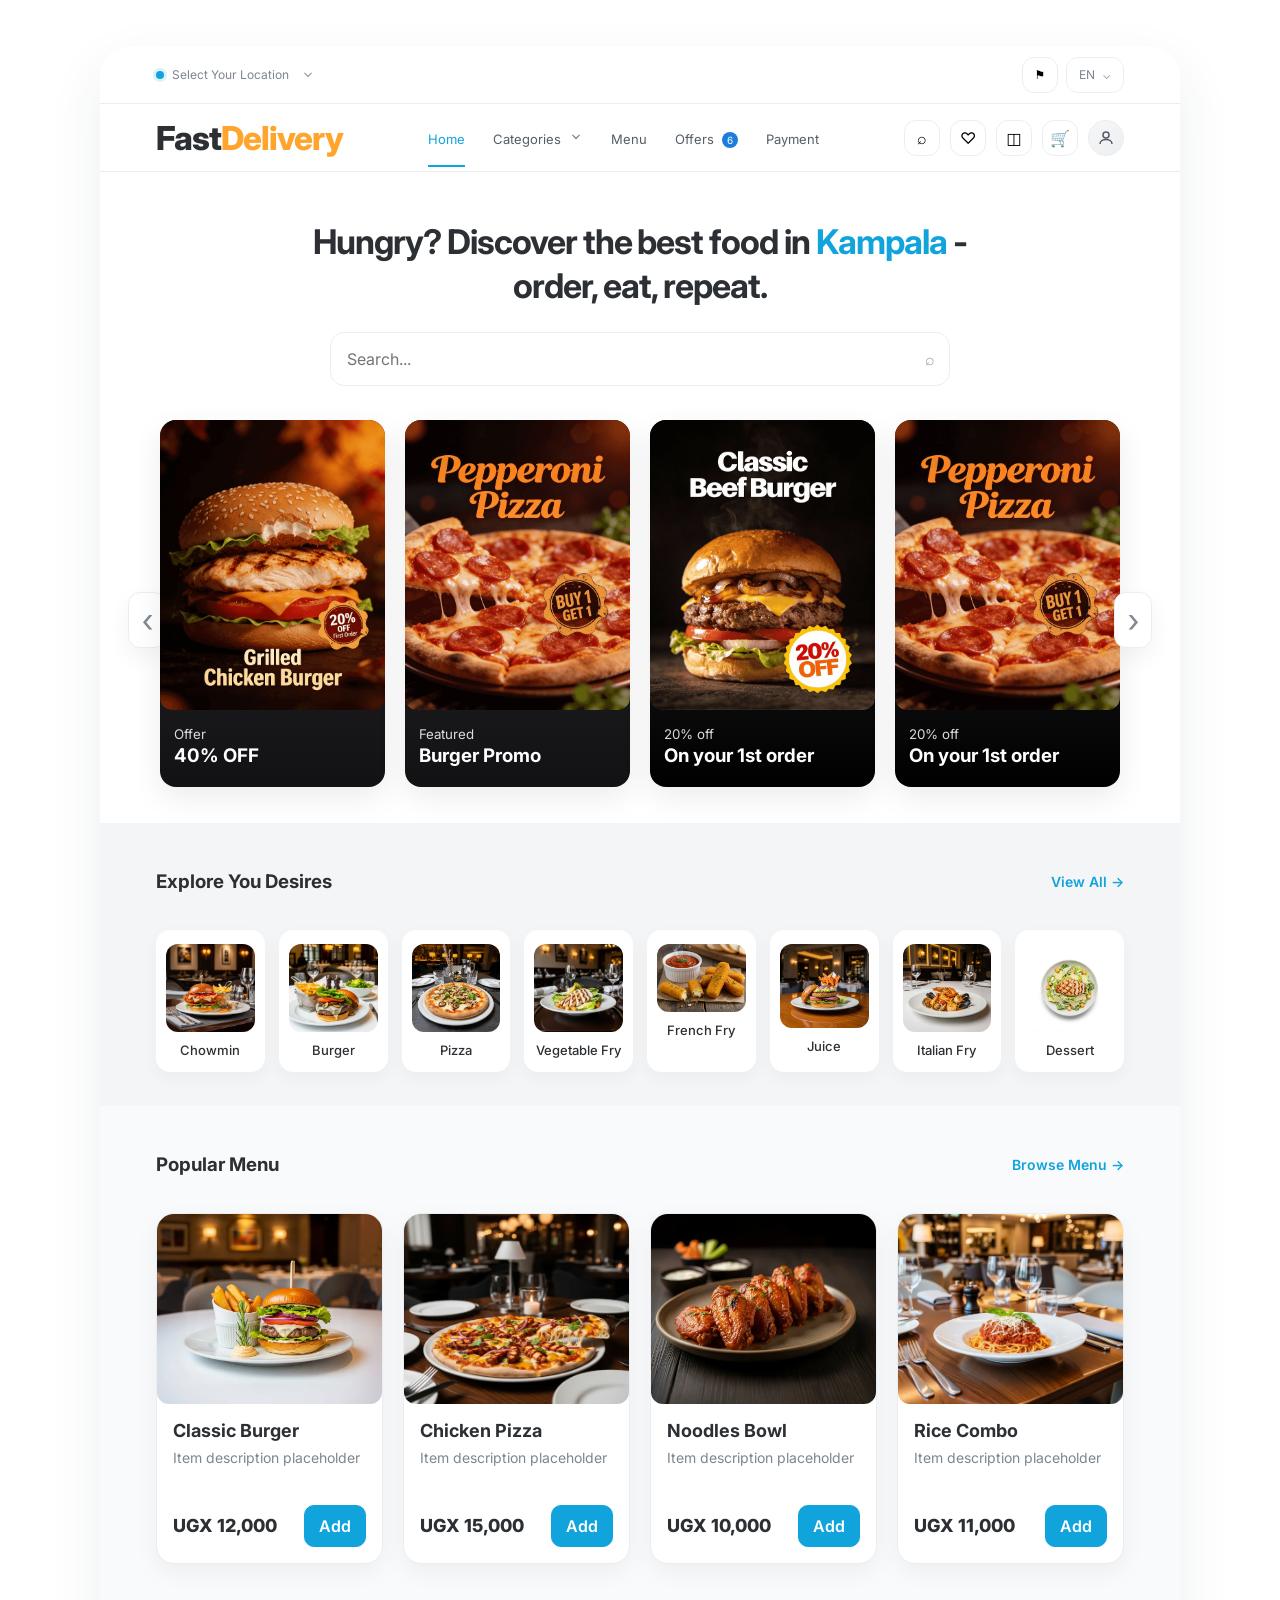
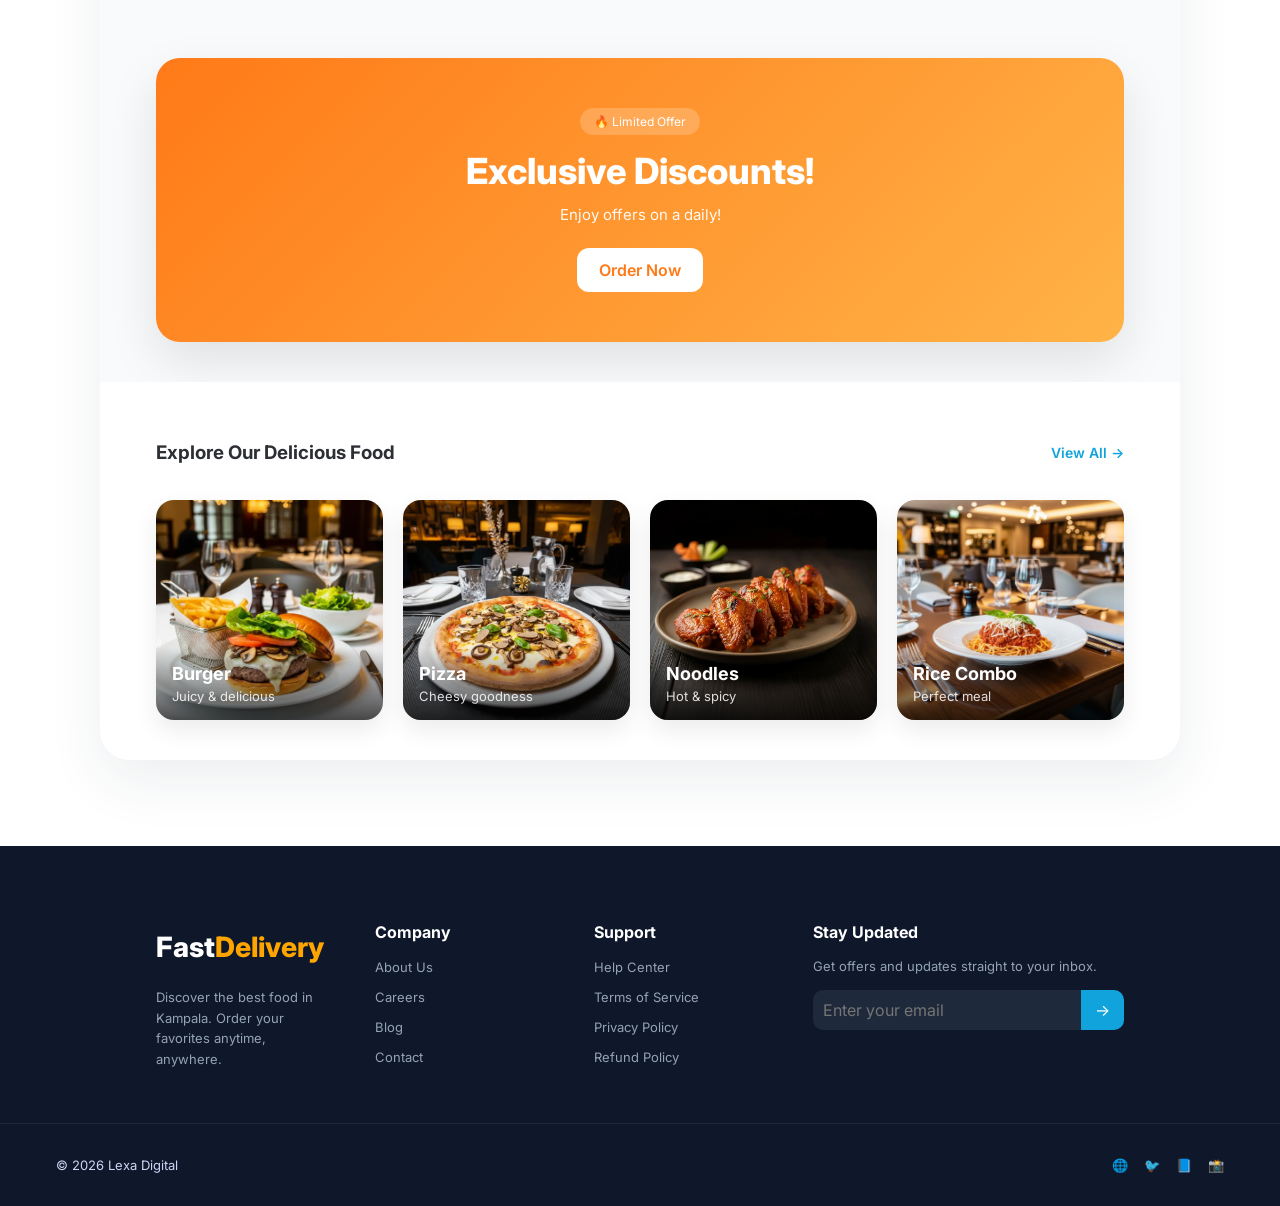
<file: index.html>
<!DOCTYPE html>
<html lang="en">
<head>
  <meta charset="UTF-8" />
  <meta name="viewport" content="width=device-width, initial-scale=1.0" />
  <title>Restaurant</title>
  <link rel="preconnect" href="https://fonts.googleapis.com">
  <link rel="preconnect" href="https://fonts.gstatic.com" crossorigin>
  <link href="https://fonts.googleapis.com/css2?family=Inter:wght@400;500;600;700;800&display=swap" rel="stylesheet">
  <link rel="stylesheet" href="styles.css" />
</head>
<body>
  <div class="page-shell">
    <main class="site-window">
      <header class="top-meta">
        <div class="location-select">
          <span class="dot"></span>
          <span>Select Your Location</span>
         <span class="caret">
  <svg width="14" height="14" viewBox="0 0 20 20" fill="currentColor">
    <path d="M5.5 7.5L10 12l4.5-4.5" stroke="currentColor" stroke-width="2" fill="none" stroke-linecap="round"/>
  </svg>
</span>
        </div>
        <div class="top-actions">
          <button class="icon-btn flag-btn" aria-label="language">⚑</button>
          <button class="lang-btn">EN <span class="caret">⌄</span></button>
        </div>
      </header>

      <nav class="navbar">
        <div class="logo">Fast<span>Delivery</span></div>
        <ul class="nav-links">
          <li><a class="active" href="#">Home</a></li>
          <li class="nav-item-dropdown">
    <a href="#categories">Categories <span class="caret">
  <svg width="14" height="14" viewBox="0 0 20 20" fill="currentColor">
    <path d="M5.5 7.5L10 12l4.5-4.5" stroke="currentColor" stroke-width="2" fill="none" stroke-linecap="round"/>
  </svg>
</span></a>
    <div class="dropdown-menu">
      <a href="#">Burger</a>
      <a href="#">Pizza</a>
      <a href="#">Chowmin</a>
      <a href="#">Juice</a>
      <a href="#">Dessert</a>
    </div>
  </li>
          <li><a href="menu.html">Menu</a></li>
          <li><a href="#offers">Offers <span class="badge">6</span></a></li>
          <li><a href="payment.html">Payment</a></li>
        </ul>
        <div class="nav-icons">
          <button class="icon-btn">⌕</button>
          <button class="icon-btn">♡</button>
          <button class="icon-btn">◫</button>
          <button class="icon-btn">🛒</button>
          <button class="avatar-btn">
  <svg width="18" height="18" viewBox="0 0 24 24" fill="none">
    <circle cx="12" cy="8" r="4" stroke="currentColor" stroke-width="2"/>
    <path d="M4 20c0-4 4-6 8-6s8 2 8 6" stroke="currentColor" stroke-width="2"/>
  </svg>
</button>
        </div>
        <button class="mobile-menu-btn" id="mobileMenuBtn">☰</button>
      </nav>

      <div class="mobile-drawer" id="mobileDrawer">
        <a href="#">Home</a>
        <a href="#categories">Categories</a>
        <a href="menu.html">Menu</a>
        <a href="#offers">Offers</a>
        <a href="payment.html">Payments</a>
      </div>

      <section class="hero">
        <h1>Hungry? Discover the best food in <span> Kampala</span> - order, eat, repeat.</h1>
        <div class="search-bar">
         
          <input type="text" placeholder="Search..." />
           <span class="search-icon">⌕</span>
     
        </div>
      </section>

      <section class="offers-section" id="offers">
        <button class="slider-arrow left" aria-label="previous">‹</button>
        <div class="promo-track">
          <article class="promo-card card-dark">
         
           <div class="promo-media category-image"><img src="assets/3.png" alt="Banner 1" class=" real-image"></div>
            <div class="promo-copy">
              <small><br>Offer</small>
              <h3>40% OFF</h3>
             
            </div>
          </article>

          <article class="promo-card card-dark">
           
           <div class="promo-media category-image"><img src="assets/4.png" alt="Banner 1" class="real-image"></div>
            <div class="promo-copy">
              <small><br>Featured</small>
              <h3>Burger Promo</h3>
              
            </div>
          </article>

          <article class="promo-card card-light">
         <div class="promo-media category-image">  <img src="assets/5.png" alt="Banner 1" class="real-image"></div>
            <div class="promo-copy dark-text">
              <small><br>20% off</small>
              <h3>On your 1st order</h3>
            
            </div>
          </article>
           <article class="promo-card card-light">
         <div class="promo-media category-image">  <img src="assets/7.png" alt="Banner 1" class="real-image"></div>
            <div class="promo-copy dark-text">
              <small><br>20% off</small>
              <h3>On your 1st order</h3>
             
            </div>
          </article>

          
        </div>
        <button class="slider-arrow right" aria-label="next">›</button>
      </section>

      <section class="catalog-section" id="categories">
        <div class="section-head">
          <h3>Explore You Desires</h3>
          <a href="#">View All <span>→</span></a>
        </div>

        <div class="category-grid">
          <article class="category-card">
          <div> <img src="assets/16.webp" alt="Category" class="category-image real-image"></div>
            <h3>Chowmin</h3>
          </article>
          <article class="category-card">
            <div> <img src="assets/13.webp" alt="Category" class="category-image real-image"></div>
            <h3>Burger</h3>
          </article>
          <article class="category-card">
           <div> <img src="assets/25.webp" alt="Category" class="category-image real-image"></div>
            <h3>Pizza</h3>
          </article>
          <article class="category-card">
            <div><img src="assets/15.webp" alt="Category" class="category-image real-image"></div>
            <h3>Vegetable Fry</h3>
          </article>
          <article class="category-card">
            <div> <img src="assets/19.webp" alt="Category" class="category-image real-image"></div>
            <h3>French Fry</h3>
          </article>
          <article class="category-card">
          <div>  <img src="assets/26.webp" alt="Category" class="category-image real-image"></div>
            <h3>Juice</h3>
          </article>
          <article class="category-card">
           <div> <img src="assets/31.webp" alt="Category" class="category-image real-image"></div>
            <h3>Italian Fry</h3>
          </article>
          <article class="category-card">
           <div> <img src="assets/28.webp" alt="Category" class="category-image real-image"></div>
            <h3>Dessert</h3>
          </article>
        </div>
      </section>

      <section class="menu-section" id="menu">
        <div class="section-head">
          <h3>Popular Menu</h3>
          <a href="#">Browse Menu <span>→</span></a>
        </div>

        <div class="menu-grid">
          <article class="menu-card">
          <div><img src="assets/33.webp" alt="Menu item" class="menu-image real-image"></div>
            <div class="menu-info">
              <h3>Classic Burger</h3>
              <p>Item description placeholder</p>
              <div class="price-row"><span>UGX 12,000</span><button>Add</button></div>
            </div>
          </article>
          <article class="menu-card">
          <div>  <img src="assets/12.webp" alt="Menu item" class="menu-image real-image"></div>
            <div class="menu-info">
              <h3>Chicken Pizza</h3>
              <p>Item description placeholder</p>
              <div class="price-row"><span>UGX 15,000</span><button>Add</button></div>
            </div>
          </article>
          <article class="menu-card">
          <div> <img src="assets/36.webp" alt="Menu item" class="menu-image real-image"></div>
            <div class="menu-info">
              <h3>Noodles Bowl</h3>
              <p>Item description placeholder</p>
              <div class="price-row"><span>UGX 10,000</span><button>Add</button></div>
            </div>
          </article>
          <article class="menu-card">
           <div> <img src="assets/14.webp" alt="Menu item" class="menu-image real-image"></div>
            <div class="menu-info">
              <h3>Rice Combo</h3>
              <p>Item description placeholder</p>
              <div class="price-row"><span>UGX 11,000</span><button>Add</button></div>
            </div>
          </article>
        </div>
      </section>
   <section class="bogo-section">
  <div class="bogo-card">

    <span class="bogo-tag">🔥 Limited Offer</span>

    <h2>Exclusive Discounts!</h2>

    <p>Enjoy offers on a daily!</p>

    <button class="bogo-btn">Order Now</button>

  </div>
</section>

       <section class="explore-section">
  <div class="section-head">
    <h3>Explore Our Delicious Food</h3>
    <a href="#">View All <span>→</span></a>
  </div>

  <div class="explore-grid">

    <article class="explore-card">
      <img src="assets/13.webp" alt="Burger" />
      <div class="explore-overlay">
        <h3>Burger</h3>
        <p>Juicy & delicious</p>
      </div>
    </article>

    <article class="explore-card">
      <img src="assets/25.webp" alt="Pizza" />
      <div class="explore-overlay">
        <h3>Pizza</h3>
        <p>Cheesy goodness</p>
      </div>
    </article>

    <article class="explore-card">
      <img src="assets/36.webp" alt="Noodles" />
      <div class="explore-overlay">
        <h3>Noodles</h3>
        <p>Hot & spicy</p>
      </div>
    </article>

    <article class="explore-card">
      <img src="assets/14.webp" alt="Rice" />
      <div class="explore-overlay">
        <h3>Rice Combo</h3>
        <p>Perfect meal</p>
      </div>
    </article>

  </div>
</section>
    </main>
  </div>

  <script src="script.js"></script>
  <footer class="footer">
  <div class="footer-container">

    <!-- BRAND -->
    <div class="footer-col">
      <h2 class="footer-logo">Fast<span>Delivery</span></h2>
      <p class="footer-desc">
        Discover the best food in Kampala. Order your favorites anytime, anywhere.
      </p>
    </div>

    <!-- LINKS -->
    <div class="footer-col">
      <h3>Company</h3>
      <ul>
        <li><a href="#">About Us</a></li>
        <li><a href="#">Careers</a></li>
        <li><a href="#">Blog</a></li>
        <li><a href="#">Contact</a></li>
      </ul>
    </div>

    <div class="footer-col">
      <h3>Support</h3>
      <ul>
        <li><a href="#">Help Center</a></li>
        <li><a href="#">Terms of Service</a></li>
        <li><a href="#">Privacy Policy</a></li>
        <li><a href="#">Refund Policy</a></li>
      </ul>
    </div>

    <!-- NEWSLETTER -->
    <div class="footer-col">
      <h3>Stay Updated</h3>
      <p class="footer-desc">Get offers and updates straight to your inbox.</p>

      <div class="footer-input">
        <input type="email" placeholder="Enter your email" />
        <button>→</button>
      </div>
    </div>

  </div>

  <!-- BOTTOM BAR -->
  <div class="footer-bottom">
    <p>© 2026 Lexa Digital</p>
    <div class="footer-socials">
      <span>🌐</span>
      <span>🐦</span>
      <span>📘</span>
      <span>📸</span>
    </div>
  </div>
</footer>
</body>
</html>
</file>
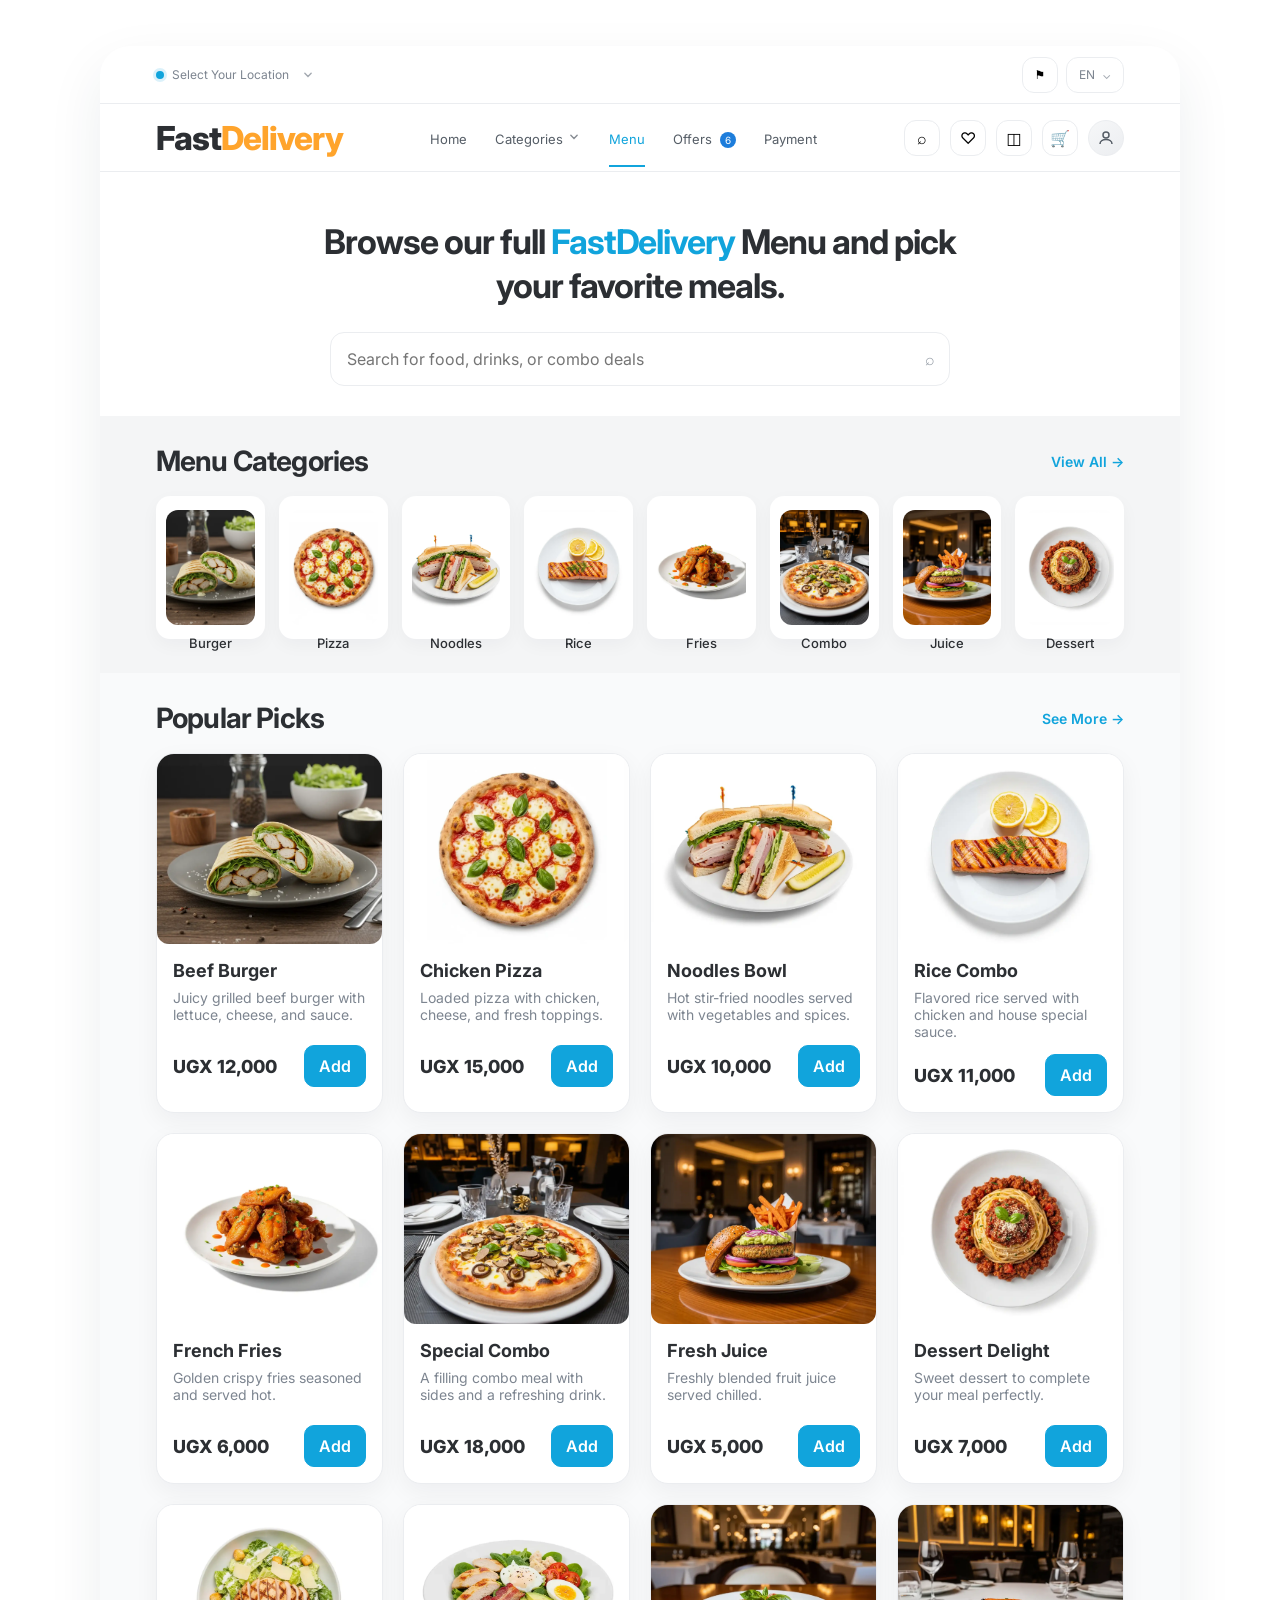
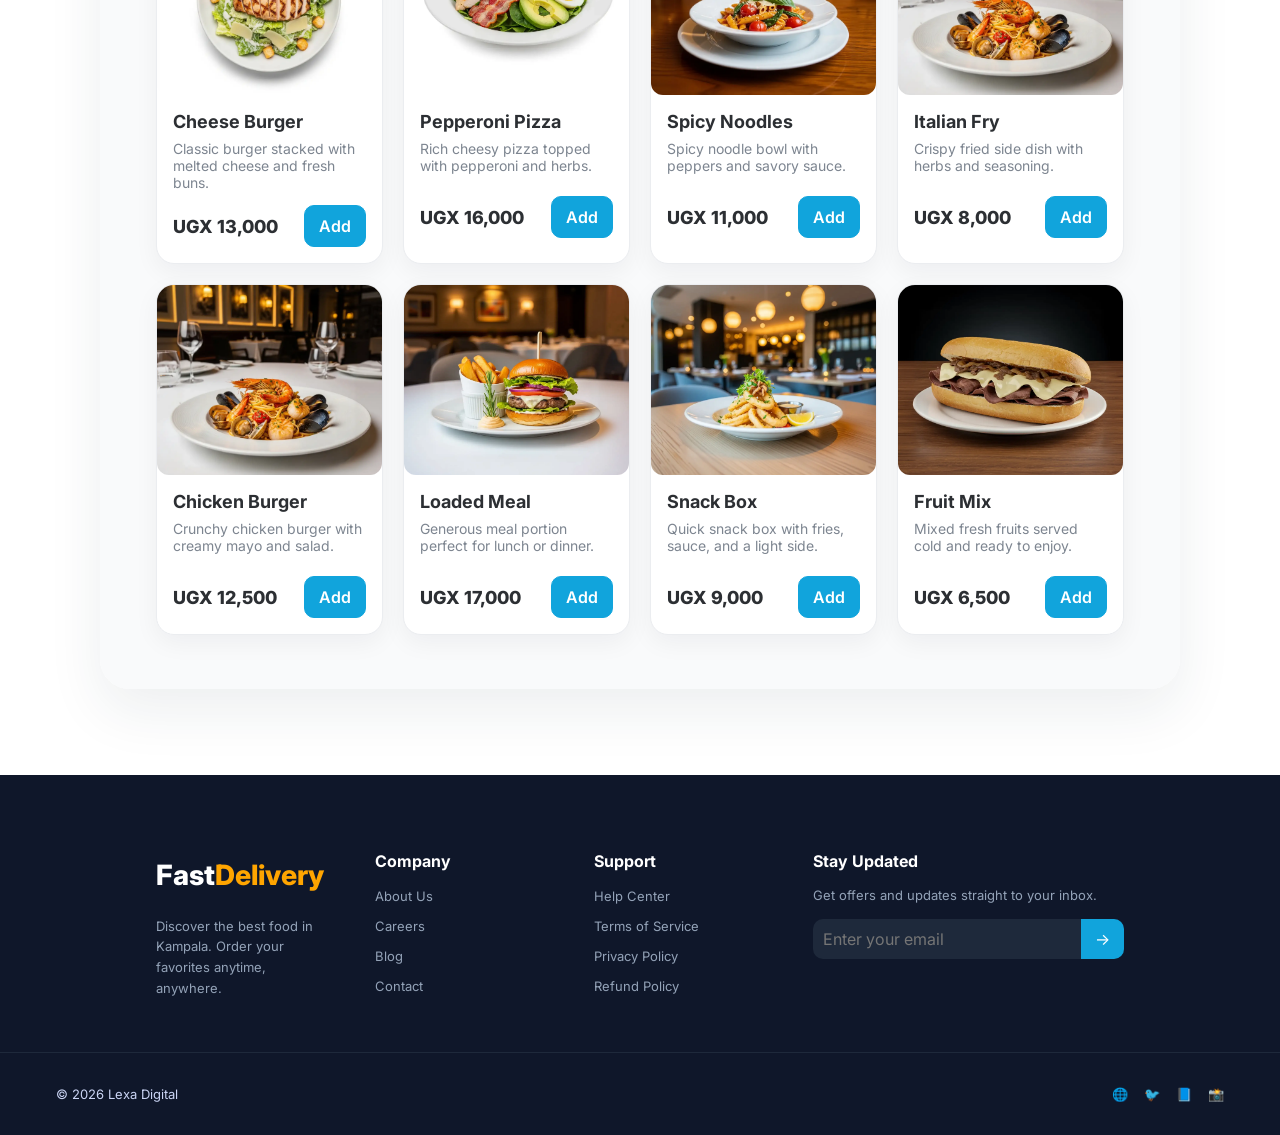
<file: menu.html>
<!DOCTYPE html>
<html lang="en">
<head>
  <meta charset="UTF-8" />
  <meta name="viewport" content="width=device-width, initial-scale=1.0" />
  <title>Foodlay Menu</title>
  <link rel="preconnect" href="https://fonts.googleapis.com">
  <link rel="preconnect" href="https://fonts.gstatic.com" crossorigin>
  <link href="https://fonts.googleapis.com/css2?family=Inter:wght@400;500;600;700;800&display=swap" rel="stylesheet">
  <link rel="stylesheet" href="styles.css" />
</head>
<body>
  <div class="page-shell">
    <main class="site-window">
      <header class="top-meta">
        <div class="location-select">
          <span class="dot"></span>
          <span>Select Your Location</span>
         <span class="caret">
  <svg width="14" height="14" viewBox="0 0 20 20" fill="currentColor">
    <path d="M5.5 7.5L10 12l4.5-4.5" stroke="currentColor" stroke-width="2" fill="none" stroke-linecap="round"/>
  </svg>
</span>
        </div>
        <div class="top-actions">
          <button class="icon-btn flag-btn" aria-label="language">⚑</button>
          <button class="lang-btn">EN <span class="caret">⌄</span></button>
        </div>
      </header>

      <nav class="navbar">
        <div class="logo">Fast<span>Delivery</span></div>

        <ul class="nav-links">
          <li><a href="index.html">Home</a></li>
          <li class="nav-item-dropdown">
            <a href="#menu-categories">Categories<span class="caret">
  <svg width="14" height="14" viewBox="0 0 20 20" fill="currentColor">
    <path d="M5.5 7.5L10 12l4.5-4.5" stroke="currentColor" stroke-width="2" fill="none" stroke-linecap="round"/>
  </svg>
</span></a>
            <div class="dropdown-menu">
              <a href="#burgers">Burger</a>
              <a href="#pizza">Pizza</a>
              <a href="#noodles">Noodles</a>
              <a href="#rice">Rice</a>
              <a href="#drinks">Drinks</a>
            </div>
          </li>
          <li><a class="active" href="menu.html">Menu</a></li>
          <li><a href="index.html#offers">Offers <span class="badge">6</span></a></li>
          <li><a href="payment.html">Payment</a></li>
        </ul>

        <div class="nav-icons">
          <button class="icon-btn">⌕</button>
          <button class="icon-btn">♡</button>
          <button class="icon-btn">◫</button>
          <button class="icon-btn">🛒</button>
         <button class="avatar-btn">
  <svg width="18" height="18" viewBox="0 0 24 24" fill="none">
    <circle cx="12" cy="8" r="4" stroke="currentColor" stroke-width="2"/>
    <path d="M4 20c0-4 4-6 8-6s8 2 8 6" stroke="currentColor" stroke-width="2"/>
  </svg>
</button>
        </div>

        <button class="mobile-menu-btn" id="mobileMenuBtn">☰</button>
      </nav>

      <div class="mobile-drawer" id="mobileDrawer">
        <a href="index.html">Home</a>
        <a href="#menu-categories">Categories</a>
        <a href="menu.html">Menu</a>
        <a href="index.html#offers">Offers</a>
        <a href="payment.html">Payments</a>
      </div>

      <section class="hero">
        <h1>Browse our full <span>FastDelivery</span>  Menu and pick your favorite meals.</h1>
        <div class="search-bar">
          
          <input type="text" placeholder="Search for food, drinks, or combo deals" />
          <span class="search-icon">⌕</span>
        </div>
      </section>

      <section class="catalog-section" id="menu-categories">
        <div class="section-head">
          <h2>Menu Categories</h2>
          <a href="#all-menu">View All <span>→</span></a>
        </div>

        <div class="category-grid">
          <article class="category-card">
            <img src="assets/20.webp" alt="Burger" class="category-image real-image">
            <h3>Burger</h3>
          </article>
          <article class="category-card">
            <img src="assets/21.webp" alt="Pizza" class="category-image real-image">
            <h3>Pizza</h3>
          </article>
          <article class="category-card">
            <img src="assets/22.webp" alt="Noodles" class="category-image real-image">
            <h3>Noodles</h3>
          </article>
          <article class="category-card">
            <img src="assets/23.webp" alt="Rice" class="category-image real-image">
            <h3>Rice</h3>
          </article>
          <article class="category-card">
            <img src="assets/24.webp" alt="Fries" class="category-image real-image">
            <h3>Fries</h3>
          </article>
          <article class="category-card">
            <img src="assets/25.webp" alt="Combo" class="category-image real-image">
            <h3>Combo</h3>
          </article>
          <article class="category-card">
            <img src="assets/26.webp" alt="Juice" class="category-image real-image">
            <h3>Juice</h3>
          </article>
          <article class="category-card">
            <img src="assets/27.webp" alt="Dessert" class="category-image real-image">
            <h3>Dessert</h3>
          </article>
        </div>
      </section>

      <section class="menu-section" id="all-menu">
        <div class="section-head">
          <h2>Popular Picks</h2>
          <a href="#">See More <span>→</span></a>
        </div>

        <div class="menu-grid">
          <article class="menu-card" id="burgers">
            <img src="assets/20.webp" alt="Beef Burger" class="menu-image real-image">
            <div class="menu-info">
              <h3>Beef Burger</h3>
              <p>Juicy grilled beef burger with lettuce, cheese, and sauce.</p>
              <div class="price-row"><span>UGX 12,000</span><button>Add</button></div>
            </div>
          </article>

          <article class="menu-card" id="pizza">
            <img src="assets/21.webp" alt="Chicken Pizza" class="menu-image real-image">
            <div class="menu-info">
              <h3>Chicken Pizza</h3>
              <p>Loaded pizza with chicken, cheese, and fresh toppings.</p>
              <div class="price-row"><span>UGX 15,000</span><button>Add</button></div>
            </div>
          </article>

          <article class="menu-card" id="noodles">
            <img src="assets/22.webp" alt="Noodles Bowl" class="menu-image real-image">
            <div class="menu-info">
              <h3>Noodles Bowl</h3>
              <p>Hot stir-fried noodles served with vegetables and spices.</p>
              <div class="price-row"><span>UGX 10,000</span><button>Add</button></div>
            </div>
          </article>

          <article class="menu-card" id="rice">
            <img src="assets/23.webp" alt="Rice Combo" class="menu-image real-image">
            <div class="menu-info">
              <h3>Rice Combo</h3>
              <p>Flavored rice served with chicken and house special sauce.</p>
              <div class="price-row"><span>UGX 11,000</span><button>Add</button></div>
            </div>
          </article>

          <article class="menu-card">
            <img src="assets/24.webp" alt="French Fries" class="menu-image real-image">
            <div class="menu-info">
              <h3>French Fries</h3>
              <p>Golden crispy fries seasoned and served hot.</p>
              <div class="price-row"><span>UGX 6,000</span><button>Add</button></div>
            </div>
          </article>

          <article class="menu-card">
            <img src="assets/25.webp" alt="Special Combo" class="menu-image real-image">
            <div class="menu-info">
              <h3>Special Combo</h3>
              <p>A filling combo meal with sides and a refreshing drink.</p>
              <div class="price-row"><span>UGX 18,000</span><button>Add</button></div>
            </div>
          </article>

          <article class="menu-card" id="drinks">
            <img src="assets/26.webp" alt="Fresh Juice" class="menu-image real-image">
            <div class="menu-info">
              <h3>Fresh Juice</h3>
              <p>Freshly blended fruit juice served chilled.</p>
              <div class="price-row"><span>UGX 5,000</span><button>Add</button></div>
            </div>
          </article>

          <article class="menu-card">
            <img src="assets/27.webp" alt="Dessert Delight" class="menu-image real-image">
            <div class="menu-info">
              <h3>Dessert Delight</h3>
              <p>Sweet dessert to complete your meal perfectly.</p>
              <div class="price-row"><span>UGX 7,000</span><button>Add</button></div>
            </div>
          </article>

          <article class="menu-card">
            <img src="assets/28.webp" alt="Cheese Burger" class="menu-image real-image">
            <div class="menu-info">
              <h3>Cheese Burger</h3>
              <p>Classic burger stacked with melted cheese and fresh buns.</p>
              <div class="price-row"><span>UGX 13,000</span><button>Add</button></div>
            </div>
          </article>

          <article class="menu-card">
            <img src="assets/29.webp" alt="Pepperoni Pizza" class="menu-image real-image">
            <div class="menu-info">
              <h3>Pepperoni Pizza</h3>
              <p>Rich cheesy pizza topped with pepperoni and herbs.</p>
              <div class="price-row"><span>UGX 16,000</span><button>Add</button></div>
            </div>
          </article>

          <article class="menu-card">
            <img src="assets/30.webp" alt="Spicy Noodles" class="menu-image real-image">
            <div class="menu-info">
              <h3>Spicy Noodles</h3>
              <p>Spicy noodle bowl with peppers and savory sauce.</p>
              <div class="price-row"><span>UGX 11,000</span><button>Add</button></div>
            </div>
          </article>

          <article class="menu-card">
            <img src="assets/31.webp" alt="Italian Fry" class="menu-image real-image">
            <div class="menu-info">
              <h3>Italian Fry</h3>
              <p>Crispy fried side dish with herbs and seasoning.</p>
              <div class="price-row"><span>UGX 8,000</span><button>Add</button></div>
            </div>
          </article>

          <article class="menu-card">
            <img src="assets/32.webp" alt="Chicken Burger" class="menu-image real-image">
            <div class="menu-info">
              <h3>Chicken Burger</h3>
              <p>Crunchy chicken burger with creamy mayo and salad.</p>
              <div class="price-row"><span>UGX 12,500</span><button>Add</button></div>
            </div>
          </article>

          <article class="menu-card">
            <img src="assets/33.webp" alt="Loaded Meal" class="menu-image real-image">
            <div class="menu-info">
              <h3>Loaded Meal</h3>
              <p>Generous meal portion perfect for lunch or dinner.</p>
              <div class="price-row"><span>UGX 17,000</span><button>Add</button></div>
            </div>
          </article>

          <article class="menu-card">
            <img src="assets/34.webp" alt="Snack Box" class="menu-image real-image">
            <div class="menu-info">
              <h3>Snack Box</h3>
              <p>Quick snack box with fries, sauce, and a light side.</p>
              <div class="price-row"><span>UGX 9,000</span><button>Add</button></div>
            </div>
          </article>

          <article class="menu-card">
            <img src="assets/35.webp" alt="Fruit Mix" class="menu-image real-image">
            <div class="menu-info">
              <h3>Fruit Mix</h3>
              <p>Mixed fresh fruits served cold and ready to enjoy.</p>
              <div class="price-row"><span>UGX 6,500</span><button>Add</button></div>
            </div>
          </article>

          
        </div>
      </section>
    </main>
  </div>

  <script src="script.js"></script>
  <footer class="footer">
  <div class="footer-container">

    <!-- BRAND -->
    <div class="footer-col">
      <h2 class="footer-logo">Fast<span>Delivery</span></h2>
      <p class="footer-desc">
        Discover the best food in Kampala. Order your favorites anytime, anywhere.
      </p>
    </div>

    <!-- LINKS -->
    <div class="footer-col">
      <h3>Company</h3>
      <ul>
        <li><a href="#">About Us</a></li>
        <li><a href="#">Careers</a></li>
        <li><a href="#">Blog</a></li>
        <li><a href="#">Contact</a></li>
      </ul>
    </div>

    <div class="footer-col">
      <h3>Support</h3>
      <ul>
        <li><a href="#">Help Center</a></li>
        <li><a href="#">Terms of Service</a></li>
        <li><a href="#">Privacy Policy</a></li>
        <li><a href="#">Refund Policy</a></li>
      </ul>
    </div>

    <!-- NEWSLETTER -->
    <div class="footer-col">
      <h3>Stay Updated</h3>
      <p class="footer-desc">Get offers and updates straight to your inbox.</p>

      <div class="footer-input">
        <input type="email" placeholder="Enter your email" />
        <button>→</button>
      </div>
    </div>

  </div>

  <!-- BOTTOM BAR -->
  <div class="footer-bottom">
    <p>© 2026 Lexa Digital</p>
    <div class="footer-socials">
      <span>🌐</span>
      <span>🐦</span>
      <span>📘</span>
      <span>📸</span>
    </div>
  </div>
</footer>
</body>
</html>
</file>
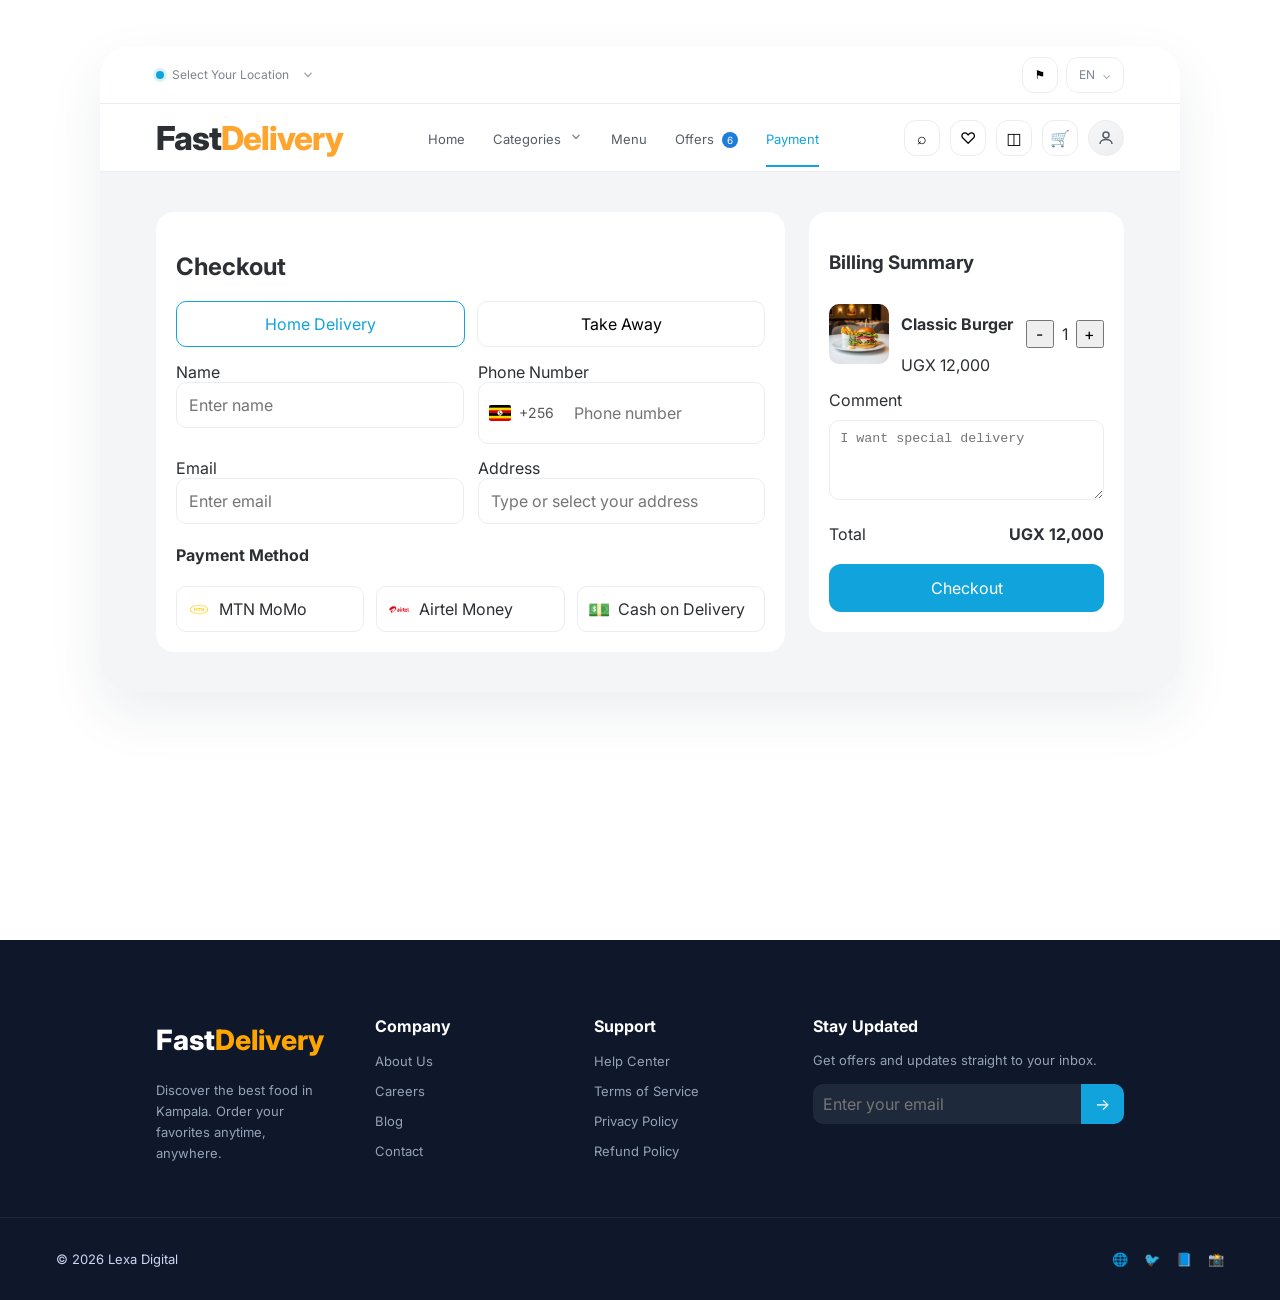
<file: payment.html>
<!DOCTYPE html>
<html lang="en">
<head>
  <meta charset="UTF-8" />
  <meta name="viewport" content="width=device-width, initial-scale=1.0" />
  <title>Restaurant</title>
  <link rel="preconnect" href="https://fonts.googleapis.com">
  <link rel="preconnect" href="https://fonts.gstatic.com" crossorigin>
  <link href="https://fonts.googleapis.com/css2?family=Inter:wght@400;500;600;700;800&display=swap" rel="stylesheet">
  <link rel="stylesheet" href="styles.css" />
</head>
<body>
  <div class="page-shell">
    <main class="site-window">
      <header class="top-meta">
        <div class="location-select">
          <span class="dot"></span>
          <span>Select Your Location</span>
         <span class="caret">
  <svg width="14" height="14" viewBox="0 0 20 20" fill="currentColor">
    <path d="M5.5 7.5L10 12l4.5-4.5" stroke="currentColor" stroke-width="2" fill="none" stroke-linecap="round"/>
  </svg>
</span>
        </div>
        <div class="top-actions">
          <button class="icon-btn flag-btn" aria-label="language">⚑</button>
          <button class="lang-btn">EN <span class="caret">⌄</span></button>
        </div>
      </header>

      <nav class="navbar">
        <div class="logo">Fast<span>Delivery</span></div>
        <ul class="nav-links">
          <li><a href="index.html">Home</a></li>
          <li class="nav-item-dropdown">
    <a href="#categories">Categories <span class="caret">
  <svg width="14" height="14" viewBox="0 0 20 20" fill="currentColor">
    <path d="M5.5 7.5L10 12l4.5-4.5" stroke="currentColor" stroke-width="2" fill="none" stroke-linecap="round"/>
  </svg>
</span></a>
    <div class="dropdown-menu">
      <a href="#">Burger</a>
      <a href="#">Pizza</a>
      <a href="#">Chowmin</a>
      <a href="#">Juice</a>
      <a href="#">Dessert</a>
    </div>
  </li>
          <li><a href="menu.html">Menu</a></li>
          <li><a href="#offers">Offers <span class="badge">6</span></a></li>
          <li><a  class="active" href="payment.html">Payment</a></li>
        </ul>
        <div class="nav-icons">
          <button class="icon-btn">⌕</button>
          <button class="icon-btn">♡</button>
          <button class="icon-btn">◫</button>
          <button class="icon-btn">🛒</button>
          <button class="avatar-btn">
  <svg width="18" height="18" viewBox="0 0 24 24" fill="none">
    <circle cx="12" cy="8" r="4" stroke="currentColor" stroke-width="2"/>
    <path d="M4 20c0-4 4-6 8-6s8 2 8 6" stroke="currentColor" stroke-width="2"/>
  </svg>
</button>
        </div>
        <button class="mobile-menu-btn" id="mobileMenuBtn">☰</button>
      </nav>

      <div class="mobile-drawer" id="mobileDrawer">
        <a href="index.html">Home</a>
        <a href="#categories">Categories</a>
        <a href="menu.html">Menu</a>
        <a href="#offers">Offers</a>
        <a href="payment.html">Payments</a>
      </div>
    <section class="checkout-section">
  <div class="checkout-container">

    <!-- LEFT SIDE: Form -->
    <div class="checkout-left">
      <div class="checkout-card">
        <h2>Checkout</h2>

        <div class="delivery-options">
          <button class="active">Home Delivery</button>
          <button>Take Away</button>
        </div>

        <div class="form-grid">
          <div>
            <label>Name</label>
            <input type="text" placeholder="Enter name">
          </div>

          <div>
            <label>Phone Number</label>
            <div class="phone-input">
              <img src="assets/ug.png" alt="UG" class="flag">
              <span class="code">+256</span>
              <input type="text" placeholder="Phone number">
            </div>
          </div>

          <div>
            <label>Email</label>
            <input type="email" placeholder="Enter email">
          </div>

          <div>
            <label>Address</label>
            <input type="text" placeholder="Type or select your address">
          </div>
        </div>

        <div class="payment-methods">
          <h4>Payment Method</h4>
          <div class="payment-options">
            <div class="payment-option">
              <img src="assets/mtn.png" alt="MTN">
              <span>MTN MoMo</span>
            </div>
            <div class="payment-option">
              <img src="assets/airtel.png" alt="Airtel">
              <span>Airtel Money</span>
            </div>
            <div class="payment-option">
              <span class="cash-icon">💵</span>
              <span>Cash on Delivery</span>
            </div>
          </div>
        </div>
      </div>
    </div>

    <!-- RIGHT SIDE: Billing Summary (now clearly separated) -->
    <div class="checkout-right">
      <div class="summary-card">
        <h3>Billing Summary</h3>

        <div class="summary-item">
          <img src="assets/33.webp" alt="food">
          <div>
            <h4>Classic Burger</h4>
            <span>UGX 12,000</span>
          </div>
          <div class="qty">
            <button>-</button>
            <span>1</span>
            <button>+</button>
          </div>
        </div>

        <div class="comment-box">
          <label>Comment</label>
          <textarea placeholder="I want special delivery"></textarea>
        </div>

        <div class="total">
          <span>Total</span>
          <strong>UGX 12,000</strong>
        </div>

        <button class="checkout-btn">Checkout</button>
      </div>
    </div>

  </div>
</section>
    </main>
  </div>

  <script src="script.js"></script>
  <footer class="footer">
  <div class="footer-container">

    <!-- BRAND -->
    <div class="footer-col">
      <h2 class="footer-logo">Fast<span>Delivery</span></h2>
      <p class="footer-desc">
        Discover the best food in Kampala. Order your favorites anytime, anywhere.
      </p>
    </div>

    <!-- LINKS -->
    <div class="footer-col">
      <h3>Company</h3>
      <ul>
        <li><a href="#">About Us</a></li>
        <li><a href="#">Careers</a></li>
        <li><a href="#">Blog</a></li>
        <li><a href="#">Contact</a></li>
      </ul>
    </div>

    <div class="footer-col">
      <h3>Support</h3>
      <ul>
        <li><a href="#">Help Center</a></li>
        <li><a href="#">Terms of Service</a></li>
        <li><a href="#">Privacy Policy</a></li>
        <li><a href="#">Refund Policy</a></li>
      </ul>
    </div>

    <!-- NEWSLETTER -->
    <div class="footer-col">
      <h3>Stay Updated</h3>
      <p class="footer-desc">Get offers and updates straight to your inbox.</p>

      <div class="footer-input">
        <input type="email" placeholder="Enter your email" />
        <button>→</button>
      </div>
    </div>

  </div>

  <!-- BOTTOM BAR -->
  <div class="footer-bottom">
    <p>© 2026 Lexa Digital</p>
    <div class="footer-socials">
      <span>🌐</span>
      <span>🐦</span>
      <span>📘</span>
      <span>📸</span>
    </div>
  </div>
</footer>
</body>
</html>
</file>
<file: styles.css>
:root {
  --bg: #ffffff;
  --panel: #ffffff;
  --panel-soft: #f4f5f6;
  --text: #2c2f33;
  --muted: #7d8590;
  --line: #ebedf0;
  --brand: #11a4dc;
  --brand-soft: #dff4fb;
  --shadow: 0 22px 55px rgba(28, 45, 58, 0.08);
  --radius-xl: 28px;
  --radius-lg: 18px;
  --radius-md: 14px;
}

* { box-sizing: border-box; }
html, body { margin: 0; padding: 0; }
body {
  font-family: 'Inter', system-ui, -apple-system, BlinkMacSystemFont, 'Segoe UI', sans-serif;
  background: var(--bg);
  color: var(--text);
}

a { color: inherit; text-decoration: none; }
button, input { font: inherit; }
button { cursor: pointer; }

.page-shell {
  min-height: 100vh;
  padding: 46px 20px;
}

.site-window {
  max-width: 1080px;
  margin: 0 auto;
  background: var(--panel);
 
  border-radius: 30px;
  box-shadow: var(--shadow);
  overflow: hidden;
}

.top-meta,
.navbar,
.hero,
.catalog-section,
.menu-section {
  padding-left: 56px;
  padding-right: 56px;
}

.top-meta {
  height: 58px;
  display: flex;
  align-items: center;
  justify-content: space-between;
  color: var(--muted);
  font-size: 12px;
  border-bottom: 1px solid var(--line);
}

.location-select,
.top-actions,
.nav-icons,
.brand-row,
.price-row,
.section-head {
  display: flex;
  align-items: center;
}

.location-select { gap: 8px; }
.dot {
  width: 8px; height: 8px; border-radius: 50%; background: var(--brand);
  box-shadow: 0 0 0 3px rgba(17, 164, 220, 0.15);
}
.caret { opacity: 0.75; }
.top-actions { gap: 8px; }

.flag-btn, .lang-btn, .icon-btn, .avatar-btn, .mobile-menu-btn, .mic-btn, .slider-arrow, .price-row button {
  border: 1px solid var(--line);
  background: #fff;
  transition: .2s ease;
}
.flag-btn, .lang-btn, .icon-btn, .avatar-btn, .mobile-menu-btn, .mic-btn {
  height: 36px;
  border-radius: 12px;
}
.flag-btn, .icon-btn, .avatar-btn, .mobile-menu-btn, .mic-btn {
  width: 36px;
}
.lang-btn {
  padding: 0 12px;
  color: var(--muted);
}
.flag-btn:hover, .lang-btn:hover, .icon-btn:hover, .avatar-btn:hover, .mobile-menu-btn:hover, .mic-btn:hover, .slider-arrow:hover, .price-row button:hover {
  border-color: #d7dce1;
  transform: translateY(-1px);
}
.avatar-btn {
  border-radius: 50%;
  background: linear-gradient(145deg, #f6f7f8, #eceef1);
}

.navbar {
  min-height: 68px;
  display: flex;
  align-items: center;
  justify-content: space-between;
  border-bottom: 1px solid var(--line);
  gap: 20px;
}

.logo {
  font-size: 33px;
  font-weight: 800;
  letter-spacing: -0.03em;
}
.logo span { color: rgb(255, 164, 44) }

.nav-links {
  list-style: none;
  display: flex;
  align-items: center;
  gap: 28px;
  padding: 0;
  margin: 0;
}
.nav-links a {
  font-size: 13px;
  color: #555d66;
  position: relative;
}
.nav-links a.active {
  color: var(--brand);
}
.nav-links a.active::after {
  content: '';
  position: absolute;
  left: 0;
  right: 0;
  bottom: -20px;
  height: 2px;
  background: var(--brand);
}
.badge {
  display: inline-flex;
  align-items: center;
  justify-content: center;
  width: 16px;
  height: 16px;
  margin-left: 4px;
  border-radius: 999px;
  background: #1d7ddb;
  color: #fff;
  font-size: 10px;
}
.nav-icons { gap: 10px; }
.mobile-menu-btn { display: none; }
.mobile-drawer {
  display: none;
  padding: 0 24px 20px;
  border-bottom: 1px solid var(--line);
}
.mobile-drawer a {
  display: block;
  padding: 10px 0;
  color: #555d66;
}
.mobile-drawer.open { display: block; }

.hero {
  padding-top: 48px;
  padding-bottom: 30px;
  text-align: center;
}
.hero h1 {
  margin: 0 auto 24px;
  max-width: 660px;
  font-size: clamp(24px, 3vw, 34px);
  line-height: 1.3;
  letter-spacing: -0.03em;
}
.hero h1 span { color: var(--brand); }
.search-bar {
  max-width: 620px;
  margin: 0 auto;
  height: 54px;
  display: flex;
  align-items: center;
  gap: 12px;
  padding: 0 14px;
  border: 1px solid var(--line);
  border-radius: 14px;
  background: #fff;
}
.search-bar input {
  flex: 1;
  min-width: 0;
  border: 0;
  outline: 0;
  color: #3d4450;
}
.search-icon { color: #949ca5; }
.mic-btn { color: #868e97; background: #fafafa; }

.offers-section {
  position: relative;
  padding: 4px 60px 36px;
}
.promo-track {
  display: grid;
  grid-template-columns: repeat(4, minmax(0, 1fr));
  gap: 20px;
}
.promo-card {
  width: auto;
  border-radius: 16px;
  overflow: hidden;
  position: relative;
  display:flex;
  flex-direction:column;
  box-shadow: 0 10px 30px rgba(0,0,0,.08);
}
.card-dark { background: linear-gradient(180deg, #2d2d2f, #121214); color: #fff; }
.card-light { background: linear-gradient(180deg, #2b2d32, #000); color: #fff; }
.brand-row {
  padding: 12px 14px 0;
  font-size: 11px;
  font-weight: 700;
  letter-spacing: .04em;
  opacity: .92;
}
.promo-media {
  width: 100%;
  align-items: center;
  justify-content: center;
  
  border-radius: 12px;
  overflow: hidden;
}
.placeholder-banner {
  border: 2px dashed rgba(255,255,255,0.35);
  background: linear-gradient(135deg, rgba(255,255,255,0.08), rgba(255,255,255,0.16));
  color: rgba(255,255,255,0.9);
  font-weight: 700;
  text-transform: uppercase;
  letter-spacing: .06em;
}
.promo-copy {
  padding: 0 14px 16px;
}
.promo-copy small {
  display: block;
  margin-bottom: 4px;
  opacity: .85;
}
.promo-copy h3 {
  margin: 0 0 6px;
  font-size: px;
  line-height: 1.05;
}
.promo-copy p {
  margin: 0;
  font-size: 12px;
  opacity: .85;
}
.slider-arrow {
  position: absolute;
  top: 50%;
  transform: translateY(-50%);
  width: 38px;
  height: 56px;
  border-radius: 12px;
  color: #828a93;
  font-size: 34px;
  box-shadow: 0 10px 25px rgba(0,0,0,.05);
}
.slider-arrow.left { left: 28px; }
.slider-arrow.right { right: 28px; }

.catalog-section {
  padding-top: 28px;
  padding-bottom: 34px;
  background: #f4f5f6;
}
.menu-section {
  padding-top: 28px;
  padding-bottom: 54px;
  background: #f9fafb;
}
.section-head {
  justify-content: space-between;
  gap: 20px;
  margin-bottom: 18px;
}
.section-head h2 {
  margin: 0;
  font-size: 28px;
  letter-spacing: -0.03em;
}
.section-head a {
  color: var(--brand);
  font-weight: 600;
  font-size: 14px;
}

.category-grid {
  display: grid;
  grid-template-columns: repeat(8, minmax(0, 1fr));
  gap: 14px;
}
.category-card {
  background: #fff;
  border-radius: 14px;
  padding: 14px 10px;
  text-align: center;
  box-shadow: 0 6px 18px rgba(16, 24, 40, .04);
}
.category-card h3 {
  margin: 10px 0 0;
  font-size: 13px;
  font-weight: 500;
}
.placeholder-square, .placeholder-rect {
  border: 2px dashed #d7dde3;
  background: linear-gradient(180deg, #f5f7fa, #eef2f5);
  color: #95a0ab;
  display: flex;
  align-items: center;
  justify-content: center;
  text-align: center;
  font-weight: 700;
  letter-spacing: .05em;
}
.category-image {
  object-fit: cover;
  border-radius: 12px;
  font-size: 10px;
}

.menu-grid {
  display: grid;
  grid-template-columns: repeat(4, minmax(0, 1fr));
  gap: 20px;
}
.menu-card {
  background: #fff;
  border: 1px solid var(--line);
  border-radius: 18px;
  overflow: hidden;
  box-shadow: 0 8px 24px rgba(16,24,40,.05);
}
.menu-image {
  height: 180px;
  border-radius: 0;
  font-size: 12px;
}
.menu-info {
  padding: 16px;
}
.menu-info h3 {
  margin: 0 0 8px;
  font-size: 18px;
}
.menu-info p {
  margin: 0 0 14px;
  color: var(--muted);
  font-size: 14px;
}
.price-row {
  justify-content: space-between;
}
.price-row span {
  font-size: 18px;
  font-weight: 800;
}
.price-row button {
  border-radius: 10px;
  background: var(--brand);
  color: #fff;
  border-color: var(--brand);
  padding: 10px 14px;
  font-weight: 600;
}



.real-image {
  width: 100%;
  height: 100%;
  display: block;
  object-fit:cover;
  border-radius: 12px;
}
.nav-item-dropdown {
  position: relative;
}

.dropdown-menu {
  position: absolute;
  top: calc(100% + 18px);
  left: 0;
  min-width: 180px;
  background: #fff;
  border: 1px solid var(--line);
  border-radius: 14px;
  box-shadow: 0 12px 30px rgba(16, 24, 40, 0.08);
  padding: 10px 0;
  display: none;
  z-index: 100;
}

.dropdown-menu a {
  display: block;
  padding: 10px 14px;
  font-size: 13px;
  color: #555d66;
  white-space: nowrap;
}

.dropdown-menu a:hover {
  background: #f4f7fa;
  color: var(--brand);
}

.nav-item-dropdown:hover .dropdown-menu {
  display: block;
}

.menu-card {
  display: flex;
  flex-direction: column;
}

.menu-image {
  height: 190px;
  width: 100%;
  object-fit: cover;
}

.menu-info p {
  min-height: 42px;
}

.nav-item-dropdown {
  position: relative;
}

.nav-item-dropdown:hover .dropdown-menu,
.nav-item-dropdown:focus-within .dropdown-menu {
  display: block;
}

.explore-section {
  padding: 40px 56px;
  background: #ffffff;
}

.explore-grid {
  display: grid;
  grid-template-columns: repeat(4, 1fr);
  gap: 20px;
}

.explore-card {
  position: relative;
  border-radius: 18px;
  overflow: hidden;
  height: 220px;
  cursor: pointer;
  box-shadow: 0 10px 25px rgba(0,0,0,0.08);
}

.explore-card img {
  width: 100%;
  height: 100%;
  object-fit: cover;
  transition: transform 0.4s ease;
}

.explore-card:hover img {
  transform: scale(1.08);
}

.explore-overlay {
  position: absolute;
  bottom: 0;
  width: 100%;
  padding: 16px;
  background: linear-gradient(transparent, rgba(0,0,0,0.7));
  color: #fff;
}

.explore-overlay h3 {
  margin: 0;
  font-size: 18px;
}

.explore-overlay p {
  margin: 4px 0 0;
  font-size: 13px;
  opacity: 0.85;
}

.bogo-section {
  padding: 40px 56px;
  background: #f9fafb;
}

.bogo-card {
  text-align: center;
  padding: 50px 20px;

  border-radius: 24px;

  background: linear-gradient(135deg, #ff7a18, #ffb347);

  color: #fff;

  box-shadow: 0 20px 50px rgba(0,0,0,0.1);
}

.bogo-tag {
  display: inline-block;
  background: rgba(255,255,255,0.2);
  padding: 6px 14px;
  border-radius: 999px;
  font-size: 12px;
  margin-bottom: 14px;
}

.bogo-card h2 {
  margin: 0;
  font-size: 36px;
  font-weight: 800;
}

.bogo-card p {
  margin: 12px 0 24px;
  font-size: 15px;
  opacity: 0.95;
}

.bogo-btn {
  background: #fff;
  color: #ff7a18;
  border: none;
  padding: 12px 22px;
  border-radius: 12px;
  font-weight: 600;
  cursor: pointer;
  transition: 0.2s ease;
}

.bogo-btn:hover {
  transform: translateY(-2px);
}

.footer {
  background: #0f172a;
  color: #cbd5f5;
  padding-top: 60px;
  margin-top: 40px;
}

.footer-container {
  max-width: 1080px;
  margin: auto;
  display: grid;
  grid-template-columns: repeat(4, 1fr);
  gap: 40px;
  padding: 0 56px;
}

.footer-col h3 {
  margin-bottom: 14px;
  color: #fff;
  font-size: 16px;
}

.footer-logo {
  font-size: 28px;
  font-weight: 800;
  color: #fff;
}

.footer-logo span {
  color: orange;
}

.footer-desc {
  font-size: 13px;
  margin-top: 10px;
  line-height: 1.6;
  color: #94a3b8;
}

.footer-col ul {
  list-style: none;
  padding: 0;
  margin: 0;
}

.footer-col ul li {
  margin-bottom: 10px;
}

.footer-col ul a {
  font-size: 13px;
  color: #94a3b8;
  transition: 0.2s;
}

.footer-col ul a:hover {
  color: #fff;
}

/* INPUT */
.footer-input {
  display: flex;
  margin-top: 12px;
  background: #1e293b;
  border-radius: 10px;
  overflow: hidden;
}

.footer-input input {
  flex: 1;
  border: none;
  padding: 10px;
  background: transparent;
  color: #fff;
  outline: none;
}

.footer-input button {
  background: #11a4dc;
  border: none;
  color: #fff;
  padding: 0 14px;
  cursor: pointer;
}

/* BOTTOM */
.footer-bottom {
  margin-top: 40px;
  border-top: 1px solid #1e293b;
  padding: 20px 56px;
  display: flex;
  justify-content: space-between;
  align-items: center;
  font-size: 13px;
}

.footer-socials span {
  margin-left: 12px;
  cursor: pointer;
  transition: 0.2s;
}

.footer-socials span:hover {
  transform: translateY(-2px);
}

.caret {
  display: inline-flex;
  align-items: center;
  margin-left: 4px;
  opacity: 0.7;
}

.caret svg {
  display: block;
}
.avatar-btn {
  display: flex;
  align-items: center;
  justify-content: center;
  color: #555d66;
}
.checkout-section {
  padding: 40px 56px;
  background: #f4f5f6;
}

.checkout-container {
  display: grid;
  grid-template-columns: 2fr 1fr;
  gap: 24px;
}

/* LEFT */
.checkout-left h2 {
  margin-bottom: 20px;
}

.checkout-card {
  background: #fff;
  padding: 20px;
  border-radius: 18px;
}

.delivery-options {
  display: flex;
  gap: 12px;
  margin: 15px 0;
}

.delivery-options button {
  flex: 1;
  padding: 12px;
  border-radius: 10px;
  border: 1px solid var(--line);
  background: #fff;
}

.delivery-options .active {
  border-color: var(--brand);
  color: var(--brand);
}

.form-grid {
  display: grid;
  grid-template-columns: 1fr 1fr;
  gap: 14px;
}

.form-grid input {
  width: 100%;
  padding: 12px;
  border-radius: 10px;
  border: 1px solid var(--line);
}

.payment-method {
  display: flex;
  justify-content: space-between;
  margin-top: 20px;
}

.add-btn {
  background: none;
  border: none;
  color: var(--brand);
}

/* RIGHT */
.summary-card {
  background: #fff;
  padding: 20px;
  border-radius: 18px;
}

.summary-item {
  display: flex;
  align-items: center;
  gap: 12px;
  margin: 15px 0;
}

.summary-item img {
  width: 60px;
  height: 60px;
  border-radius: 10px;
  object-fit: cover;
}

.qty {
  margin-left: auto;
  display: flex;
  gap: 8px;
  align-items: center;
}

.qty button {
  width: 28px;
  height: 28px;
}

.comment-box textarea {
  width: 100%;
  height: 80px;
  margin-top: 10px;
  border-radius: 10px;
  border: 1px solid var(--line);
  padding: 10px;
}

.total {
  display: flex;
  justify-content: space-between;
  margin: 20px 0;
}

.checkout-btn {
  width: 100%;
  padding: 14px;
  background: var(--brand);
  color: #fff;
  border: none;
  border-radius: 12px;
}

/* RESPONSIVE */
@media (max-width: 860px) {
  .checkout-container {
    grid-template-columns: 1fr;
  }
}

.phone-input {
  display: flex;
  align-items: center;
  border: 1px solid var(--line);
  border-radius: 10px;
  padding: 8px 10px;
  gap: 8px;
}

.phone-input .flag {
  width: 22px;
  height: 16px;
  object-fit: cover;
  border-radius: 2px;
}

.phone-input .code {
  font-size: 14px;
  color: #555;
}

.phone-input input {
  border: none;
  outline: none;
  flex: 1;
}

.payment-options {
  display: flex;
  gap: 12px;
  margin-top: 12px;
}

.payment-option {
  flex: 1;
  display: flex;
  align-items: center;
  gap: 8px;
  padding: 10px;
  border: 1px solid var(--line);
  border-radius: 10px;
  cursor: pointer;
  background: #fff;
  transition: 0.2s;
}

.payment-option img {
  width: 24px;
  height: 24px;
  object-fit: contain;
}

.payment-option:hover {
  border-color: var(--brand);
}

.cash-icon {
  font-size: 18px;
}

@media (max-width: 1150px) {
  .promo-track { grid-template-columns: repeat(2, minmax(0, 1fr)); }
  .category-grid { grid-template-columns: repeat(4, minmax(0, 1fr)); }
  .menu-grid { grid-template-columns: repeat(2, minmax(0, 1fr)); }
  .explore-grid {
    grid-template-columns: repeat(2, 1fr);
  }
}

@media (max-width: 860px) {
  .top-meta,
  .navbar,
  .hero,
  .explore-grid {
    grid-template-columns: 1fr;
  }
  .catalog-section,
  .menu-section { padding-left: 22px; padding-right: 22px; }
  .nav-links, .nav-icons { display: none; }
  .mobile-menu-btn { display: inline-flex; align-items: center; justify-content: center; }
  .offers-section { padding-left: 22px; padding-right: 22px; }
  .slider-arrow { display: none; }
}

@media (max-width: 640px) {
  .page-shell { padding: 18px 10px; }
  .site-window { border-width: 5px; border-radius: 22px; }
  .promo-track,
  .menu-grid,
  .explore-grid {
    grid-template-columns: 1fr;
  }
  .form-grid {
    grid-template-columns: 1fr;
  }
  .payment-options {
    flex-direction: column;
  }
  .category-grid { grid-template-columns: 1fr; }
  .hero { padding-top: 32px; }
  .hero h1 { font-size: 22px; }
  .search-bar { height: 48px; }
  .section-head h2 { font-size: 22px; }
  .top-meta { flex-wrap: wrap; height: auto; gap: 8px; padding-top: 14px; padding-bottom: 14px; }
}
</file>
